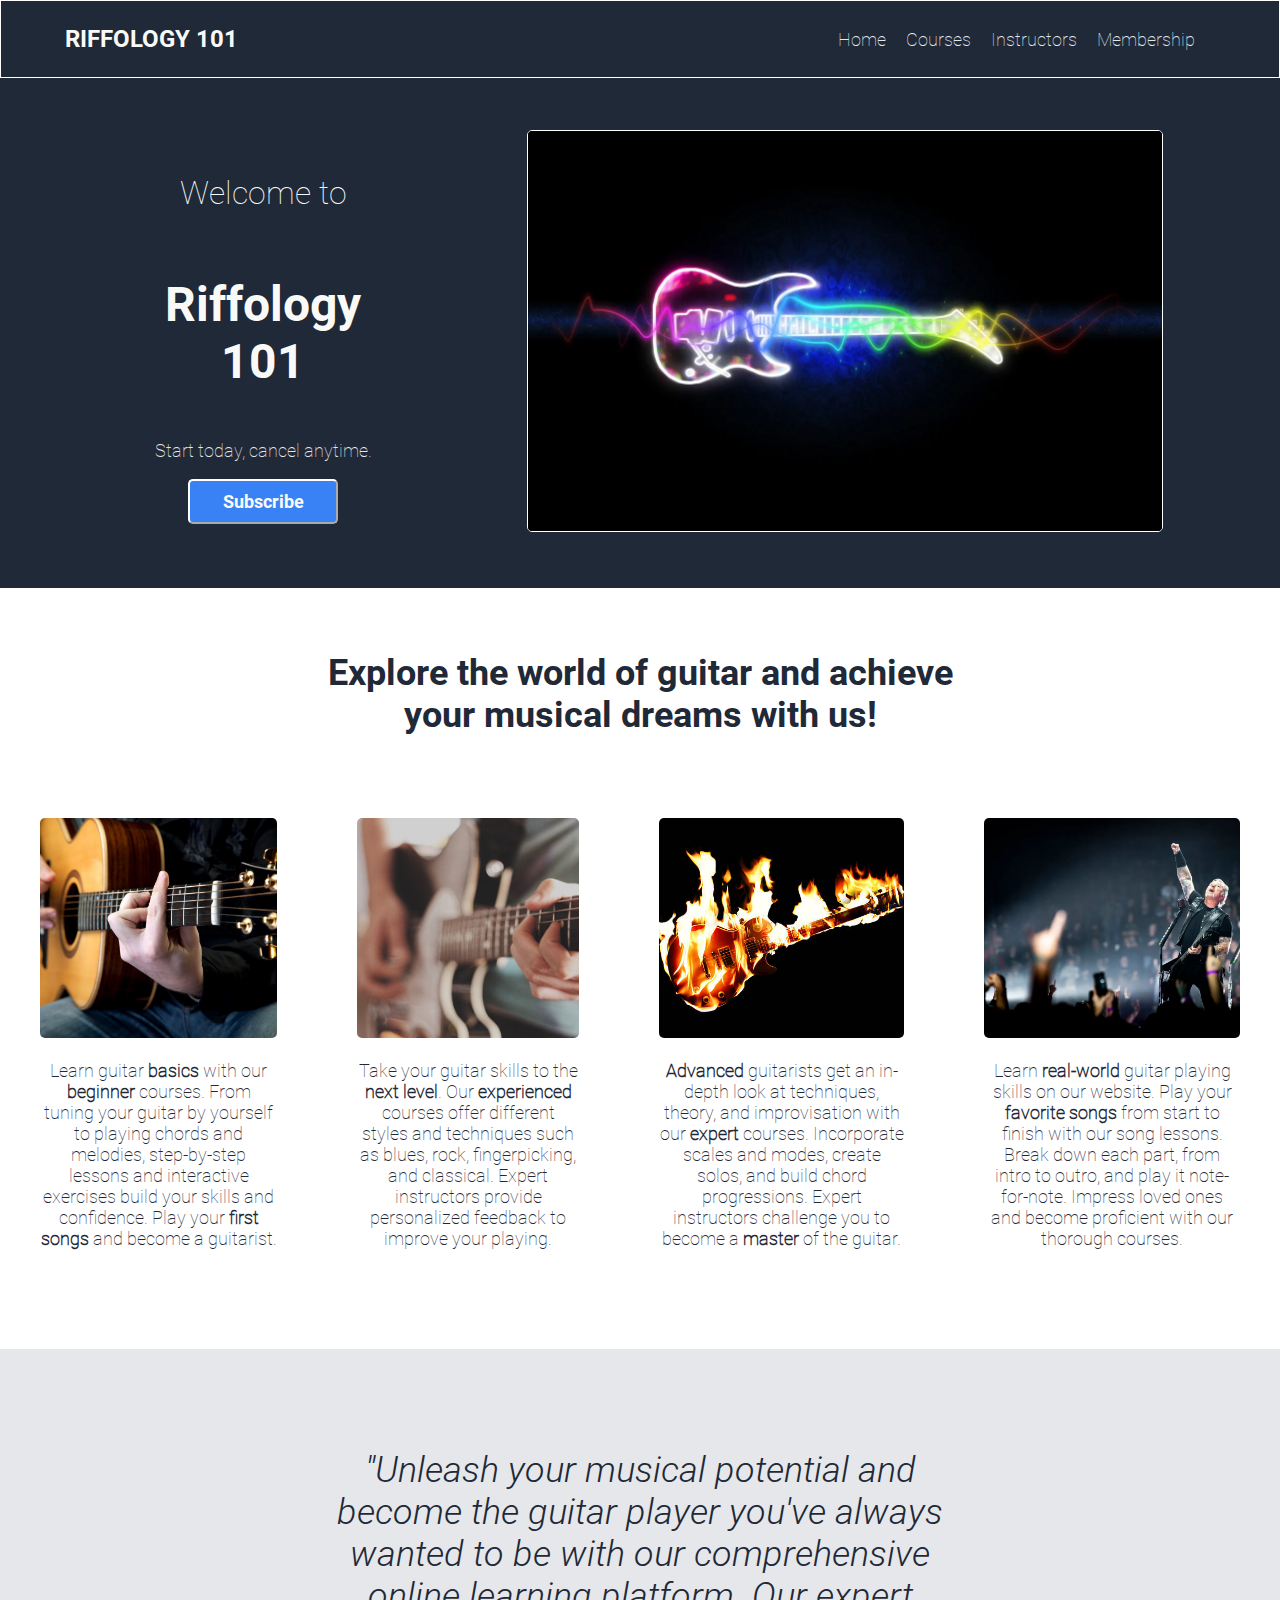
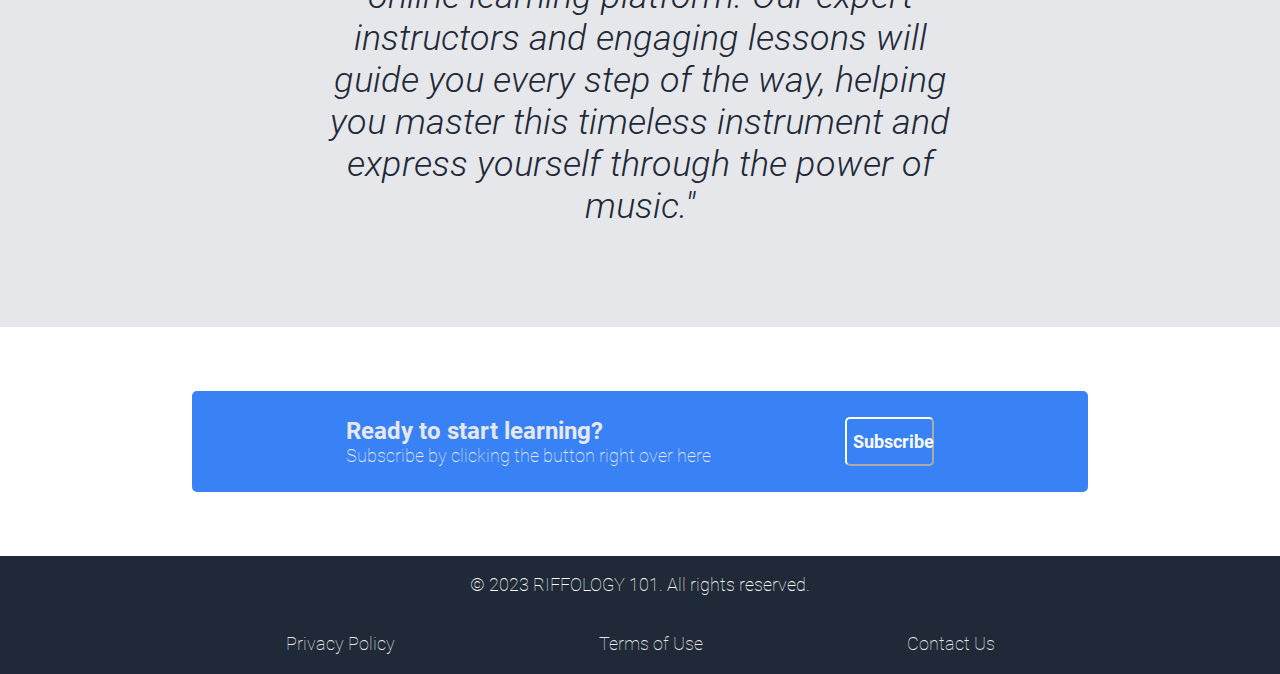
<file: index.html>
<!DOCTYPE html>
<html lang="en">
<head>
    <meta charset="UTF-8">
    <meta http-equiv="X-UA-Compatible" content="IE=edge">
    <meta name="viewport" content="width=device-width, initial-scale=1.0">
    <link rel="stylesheet" href="style.css">
    <title>Home | RIFFOLOGY 101</title>
</head>
<body>
    <header>
        <p class="left-hero">RIFFOLOGY 101</p>
        <nav class="right-hero">
            <a href="./index.html">Home</a>
            <a href="./pages/courses.html">Courses</a>
            <a href="./pages/instructors.html">Instructors</a>
            <a href="./pages/membership.html">Membership</a>
        </nav>
    </header>

    <main>
        <section class="box-2">
            <aside class="deep-box-2">
                <p class="welcome-box-2">Welcome to</p>
                <h1 class="title-box-2">Riffology 101</h1>
                <p class="context-box-2">Start today, cancel anytime.</p>
                <button class="button-box-2">Subscribe</button>
            </aside>
            <picture>
                <img src="./images/neon.jpg" alt="neon-guitar-img">
            </picture>
        </section>

        <section>
            <h2 class="header-2">Explore the world of guitar and achieve your musical dreams with us!</h2>
            <div class="four-boxes">
                <figure>
                    <img src="./images/beginner.jpg" alt="beginner-course-img">
                    <figcaption>
                        <p>Learn guitar <b>basics</b> with our <b>beginner</b> courses. From tuning your guitar by yourself to playing chords
                            and melodies, step-by-step lessons and interactive exercises build your skills and confidence. Play your
                            <b>first songs</b> and become a guitarist.</p>
                    </figcaption>
                </figure>
                <figure>
                    <img src="./images/experienced.jpg" alt="experienced-course-img">
                    <figcaption>
                        <p>Take your guitar skills to the <b>next level</b>. Our <b>experienced</b> courses offer different styles
                            and techniques such as blues, rock, fingerpicking, and classical. Expert instructors provide personalized feedback
                            to improve your playing.</p>
                    </figcaption>
                </figure>
                <figure>
                    <img src="./images/advanced.jpg" alt="advanced-course-img">
                    <figcaption>
                        <p><b>Advanced</b> guitarists get an in-depth look at techniques, theory, and improvisation with our
                            <b>expert</b> courses. Incorporate scales and modes, create solos, and build chord progressions. Expert instructors
                            challenge you to become a <b>master</b> of the guitar.</p>
                    </figcaption>
                </figure>
                <figure>
                    <img src="./images/stage.jpg" alt="band-on-stage-img">
                    <figcaption>
                        <p>Learn <b>real-world</b> guitar playing skills on our website. Play your <b>favorite songs</b> from start to finish with
                            our song lessons. Break down each part, from intro to outro, and play it note-for-note. Impress loved ones and become
                            proficient with our thorough courses.</p>
                    </figcaption>
                </figure>
            </div>
        </section>

        <section>
            <blockquote class="quote">
                <p>"Unleash your musical potential and become the guitar player you've always wanted to be with our comprehensive
                    online learning platform. Our expert instructors and engaging lessons will guide you every step of the way,
                     helping you master this timeless instrument and express yourself through the power of music."
               </p>
            </blockquote>
        </section>

        <section class="subscribe-box">
            <aside>
                <h3>Ready to start learning?</h3>
                <p>Subscribe by clicking the button right over here</p>
            </aside>
            <button class="subscribe-button">Subscribe</button>
        </section>
    </main>

    <footer>
        <p>© 2023 RIFFOLOGY 101. All rights reserved.</p>
        <nav role="navigation">
            <a href="">Privacy Policy</a>
            <a href="">Terms of Use</a>
            <a href="">Contact Us</a>
        </nav>
    </footer>
    
</body>
</html>
</file>
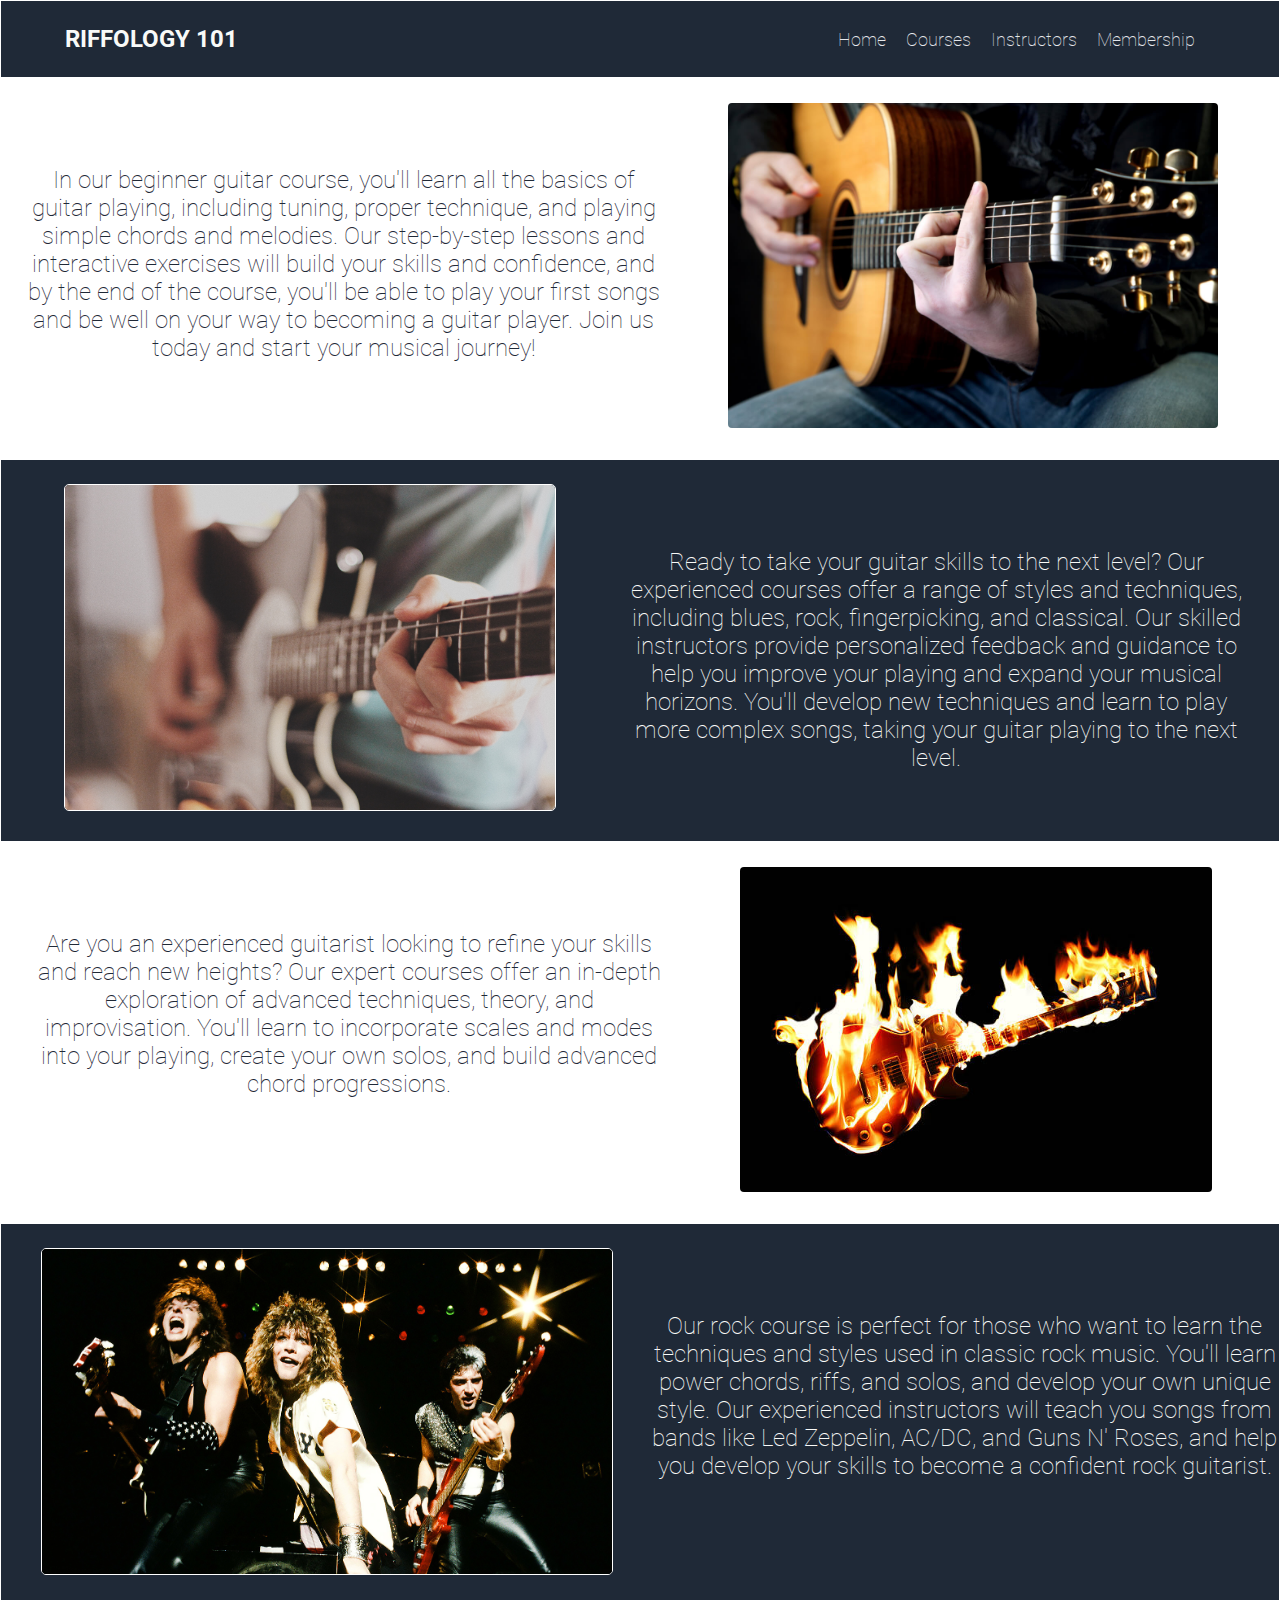
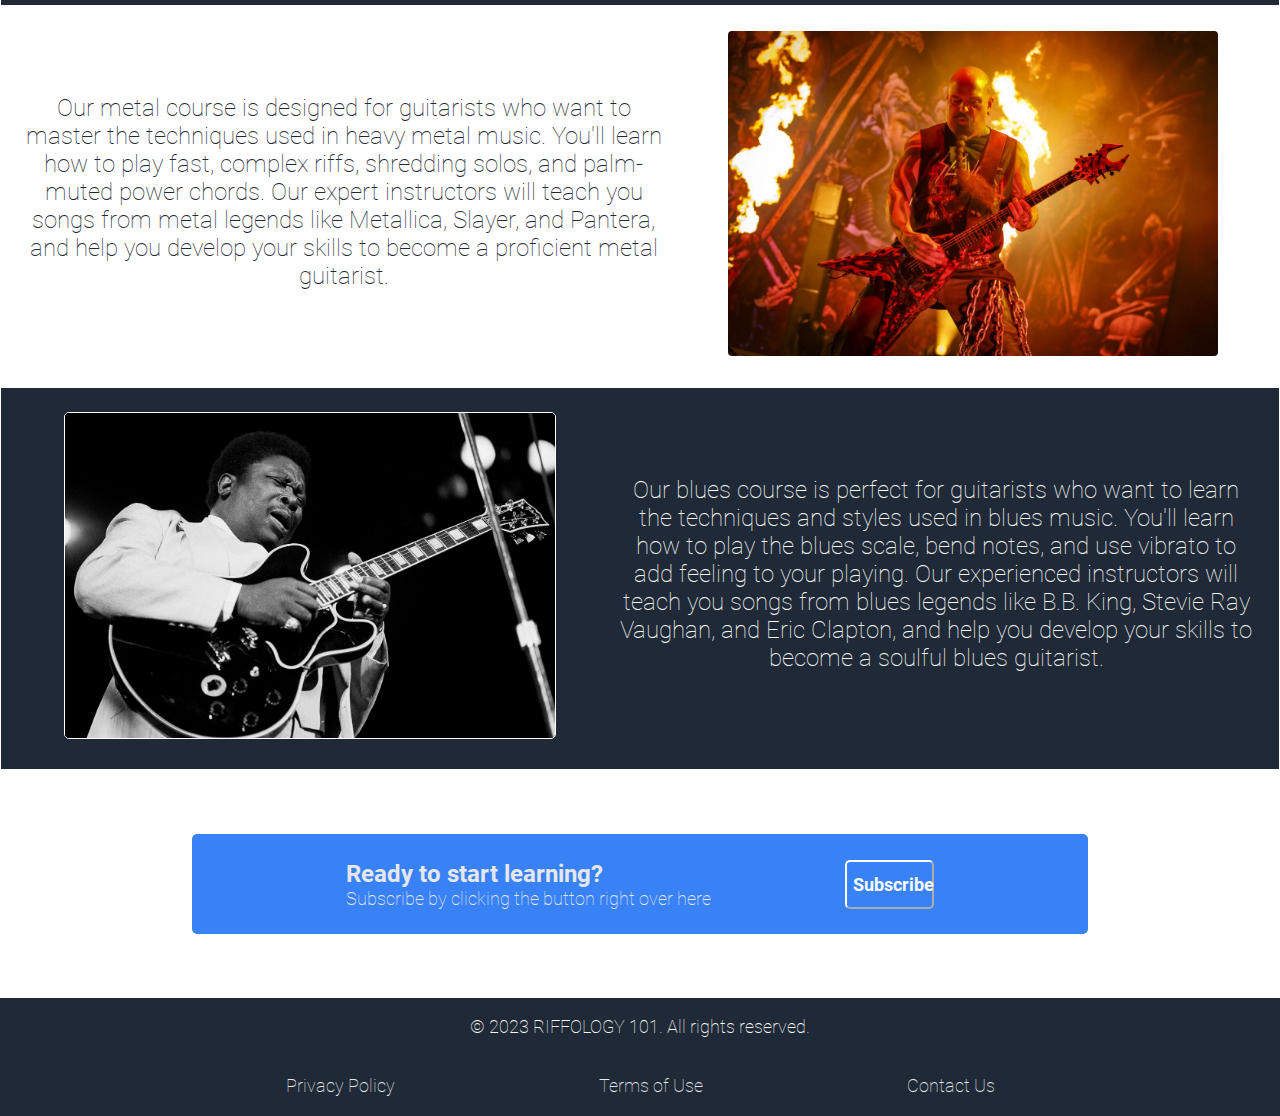
<file: pages/courses.html>
<!DOCTYPE html>
<html lang="en">
<head>
    <meta charset="UTF-8">
    <meta http-equiv="X-UA-Compatible" content="IE=edge">
    <meta name="viewport" content="width=device-width, initial-scale=1.0">
    <link rel="stylesheet" href="../style.css">
    <title>Courses | RIFFOLOGY 101</title>
</head>
<body>
    <header>
        <p class="left-hero">RIFFOLOGY 101</p>
        <nav class="right-hero">
            <a href="../index.html">Home</a>
            <a href="./courses.html">Courses</a>
            <a href="./instructors.html">Instructors</a>
            <a href="./membership.html">Membership</a>
        </nav>
    </header>

    <main>
        <section class="courses-no-background-box">
            <p class="courses-text">
                In our beginner guitar course, you'll learn all the basics of guitar playing, including tuning, proper technique,
                 and playing simple chords and melodies. Our step-by-step lessons and interactive exercises will build your skills
                  and confidence, and by the end of the course, you'll be able to play your first songs and be well on your way to
                   becoming a guitar player. Join us today and start your musical journey!
            </p>
            <figure>
                <img src="../images/beginner.jpg" alt="beginner-course-img">
            </figure>
        </section>
    
        <section class="courses-background-box">
            <figure>
                <img src="../images/experienced.jpg" alt="experienced-course-img">
            </figure>
            <p class="courses-text">
                Ready to take your guitar skills to the next level? Our experienced courses offer a range of styles and techniques,
                 including blues, rock, fingerpicking, and classical. Our skilled instructors provide personalized feedback and guidance
                  to help you improve your playing and expand your musical horizons. You'll develop new techniques and learn to play more
                   complex songs, taking your guitar playing to the next level.
            </p>
        </section>
    
        <section class="courses-no-background-box">
            <p class="courses-text">
                Are you an experienced guitarist looking to refine your skills and reach new heights? Our expert courses offer an
                 in-depth exploration of advanced techniques, theory, and improvisation. You'll learn to incorporate scales and modes
                  into your playing, create your own solos, and build advanced chord progressions.
            </p>
            <figure>
                <img src="../images/advanced.jpg" alt="advanced-course-img">
            </figure>
        </section>
    
        <section class="courses-background-box">
            <figure>
                <img src="../images/bonjovi.jpg" alt="bonjovi-on-stage-course-img">
            </figure>
            <p class="courses-text">
                Our rock course is perfect for those who want to learn the techniques and styles used in classic rock music.
                 You'll learn power chords, riffs, and solos, and develop your own unique style. Our experienced instructors will 
                 teach you songs from bands like Led Zeppelin, AC/DC, and Guns N' Roses, and help you develop your skills to become
                  a confident rock guitarist.
            </p>
        </section>
    
        <section class="courses-no-background-box">
            <p class="courses-text">
                Our metal course is designed for guitarists who want to master the techniques used in heavy metal music.
                 You'll learn how to play fast, complex riffs, shredding solos, and palm-muted power chords. Our expert
                  instructors will teach you songs from metal legends like Metallica, Slayer, and Pantera, and help you 
                  develop your skills to become a proficient metal guitarist.
            </p>
            <figure>
                <img src="../images/slayer.jpg" alt="slayer-on-stage-course-img">
            </figure>
        </section>
    
        <section class="courses-background-box">
            <figure>
                <img src="../images/bbking.jpg" alt="bbking-on-stage-course-img">
            </figure>
            <p class="courses-text">
                Our blues course is perfect for guitarists who want to learn the techniques and styles used in blues music.
                 You'll learn how to play the blues scale, bend notes, and use vibrato to add feeling to your playing. Our
                  experienced instructors will teach you songs from blues legends like B.B. King, Stevie Ray Vaughan, and Eric Clapton,
                   and help you develop your skills to become a soulful blues guitarist.
            </p>
        </section>
    </main>

    <section class="subscribe-box">
        <aside>
            <h3>Ready to start learning?</h3>
            <p>Subscribe by clicking the button right over here</p>
        </aside>
        <button class="subscribe-button">Subscribe</button>
    </section>

    <footer>
        <p>© 2023 RIFFOLOGY 101. All rights reserved.</p>
        <nav role="navigation">
            <a href="">Privacy Policy</a>
            <a href="">Terms of Use</a>
            <a href="">Contact Us</a>
        </nav>
    </footer>

</body>
</html>
</file>
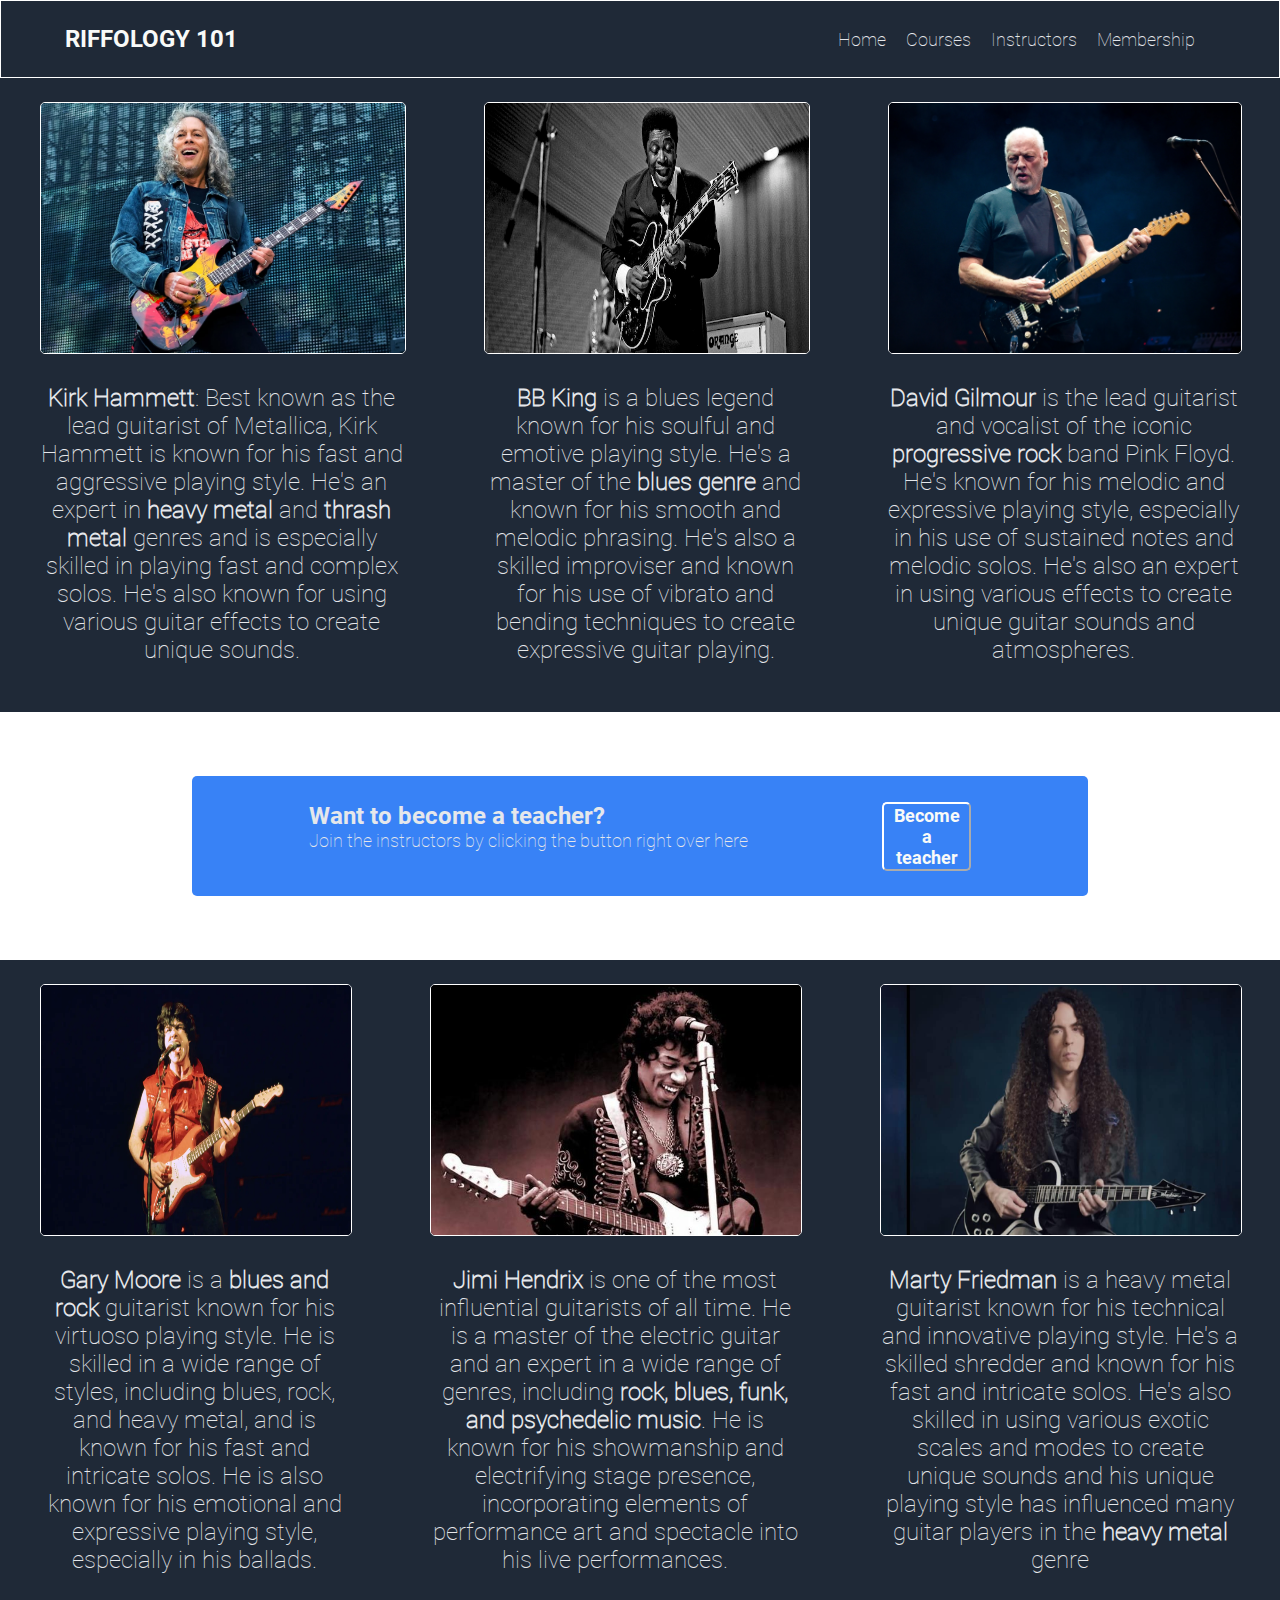
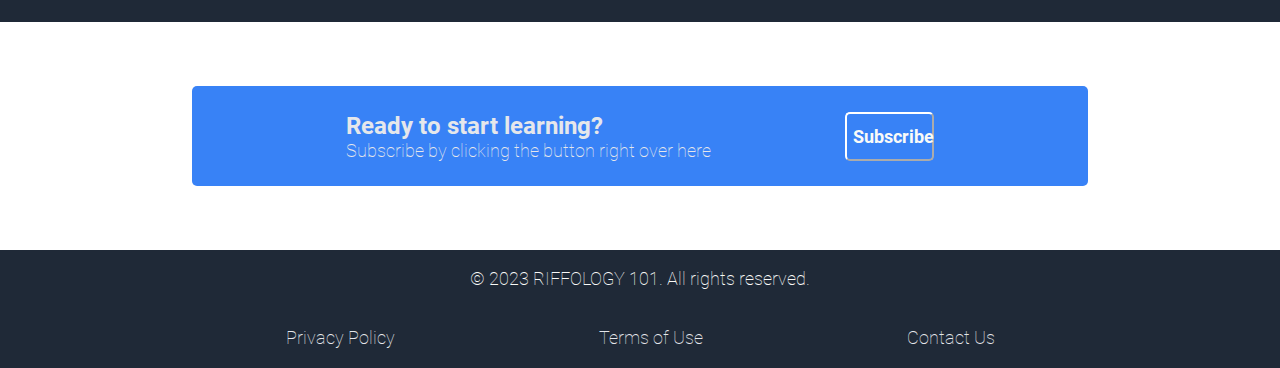
<file: pages/instructors.html>
<!DOCTYPE html>
<html lang="en">
<head>
    <meta charset="UTF-8">
    <meta http-equiv="X-UA-Compatible" content="IE=edge">
    <meta name="viewport" content="width=device-width, initial-scale=1.0">
    <link rel="stylesheet" href="../style.css">
    <title>Instructors | RIFFOLOGY 101</title>
</head>
<body>
    <header>
        <p class="left-hero">RIFFOLOGY 101</p>
        <nav class="right-hero">
            <a href="../index.html">Home</a>
            <a href="./courses.html">Courses</a>
            <a href="./instructors.html">Instructors</a>
            <a href="./membership.html">Membership</a>
        </nav>
    </header>

    <main>
        <section class="instructors-box">
            <section class="instructors-box-content">
                <figure>
                    <img src="../images/kirk-hammett-profile.jpg" alt="kirk-hammett-profile-img">
                    <figcaption>
                        <p><strong>Kirk Hammett</strong>: Best known as the lead guitarist of Metallica, Kirk Hammett is known for his
                             fast and aggressive playing style. He's an expert in <strong>heavy metal</strong> and
                             <strong>thrash metal</strong> genres and is especially skilled in playing fast and complex solos.
                              He's also known for using various guitar effects to create unique sounds.</p>
                    </figcaption>
                </figure>

                <figure>
                    <img src="../images/bbking-profile.jpg" alt="bbking-profile-img">
                    <figcaption>
                        <p><strong>BB King</strong> is a blues legend known for his soulful and emotive playing style. He's a master 
                            of the <strong>blues genre</strong> and known for his smooth and melodic phrasing. He's also a skilled 
                            improviser and known for his use of vibrato and bending techniques to create expressive
                             guitar playing.</p>
                    </figcaption>
                </figure>

                <figure>
                    <img src="../images/david-gilmour-profile.jpg" alt="david-gilmour-profile-img">
                    <figcaption>
                        <p><strong>David Gilmour</strong> is the lead guitarist and vocalist of the iconic <strong>progressive rock</strong>
                             band Pink Floyd. He's known for his melodic and expressive playing style, especially in his use of sustained
                              notes and melodic solos. He's also an expert in using various effects to create unique guitar
                               sounds and atmospheres.</p>
                    </figcaption>
                </figure>
            </section>
        </section>

        <section class="subscribe-box">
            <aside>
                <h3>Want to become a teacher?</h3>
                <p>Join the instructors by clicking the button right over here</p>
            </aside>
            <button class="subscribe-button">Become a teacher</button>
        </section>

        <section class="instructors-box">
            <section class="instructors-box-content">
                <figure>
                    <img src="../images/gary-moore-profile.jpg" alt="gary-moore-profile-img">
                    <figcaption>
                        <p><strong>Gary Moore</strong> is a <strong>blues and rock</strong> guitarist known for his virtuoso playing style. 
                            He is skilled in a wide range of styles, including blues, rock, and heavy metal, and is known
                             for his fast and intricate solos. He is also known for his emotional and expressive playing style,
                              especially in his ballads.</p>
                    </figcaption>
                </figure>

                <figure>
                    <img src="../images/jimi-hendrix-profile.jpg" alt="jimi-hendrix-profile-img">
                    <figcaption>
                        <p><strong>Jimi Hendrix</strong> is one of the most influential guitarists of all time.
                             He is a master of the electric guitar and an expert in a wide range of genres, including
                              <strong>rock, blues, funk, and psychedelic music</strong>. He is known for his showmanship
                               and electrifying stage presence, incorporating elements of performance art and spectacle
                                into his live performances.
                    </figcaption>
                </figure>

                <figure>
                    <img src="../images/marty-friedman-profile.jpg" alt="marty-friedman-profile-img">
                    <figcaption>
                        <p><strong>Marty Friedman</strong> is a heavy metal guitarist known for his technical and innovative
                             playing style. He's a skilled shredder and known for his fast and intricate solos. He's also 
                             skilled in using various exotic scales and modes to create unique sounds and his unique playing
                              style has influenced many guitar players in the <strong>heavy metal</strong> genre</p>
                    </figcaption>
                </figure>
            </section>
        </section>

        <section class="subscribe-box">
            <aside>
                <h3>Ready to start learning?</h3>
                <p>Subscribe by clicking the button right over here</p>
            </aside>
            <button class="subscribe-button">Subscribe</button>
        </section>
    </main>

    <footer>
        <p>© 2023 RIFFOLOGY 101. All rights reserved.</p>
        <nav role="navigation">
            <a href="">Privacy Policy</a>
            <a href="">Terms of Use</a>
            <a href="">Contact Us</a>
        </nav>
    </footer>
    
</body>
</html>
</file>
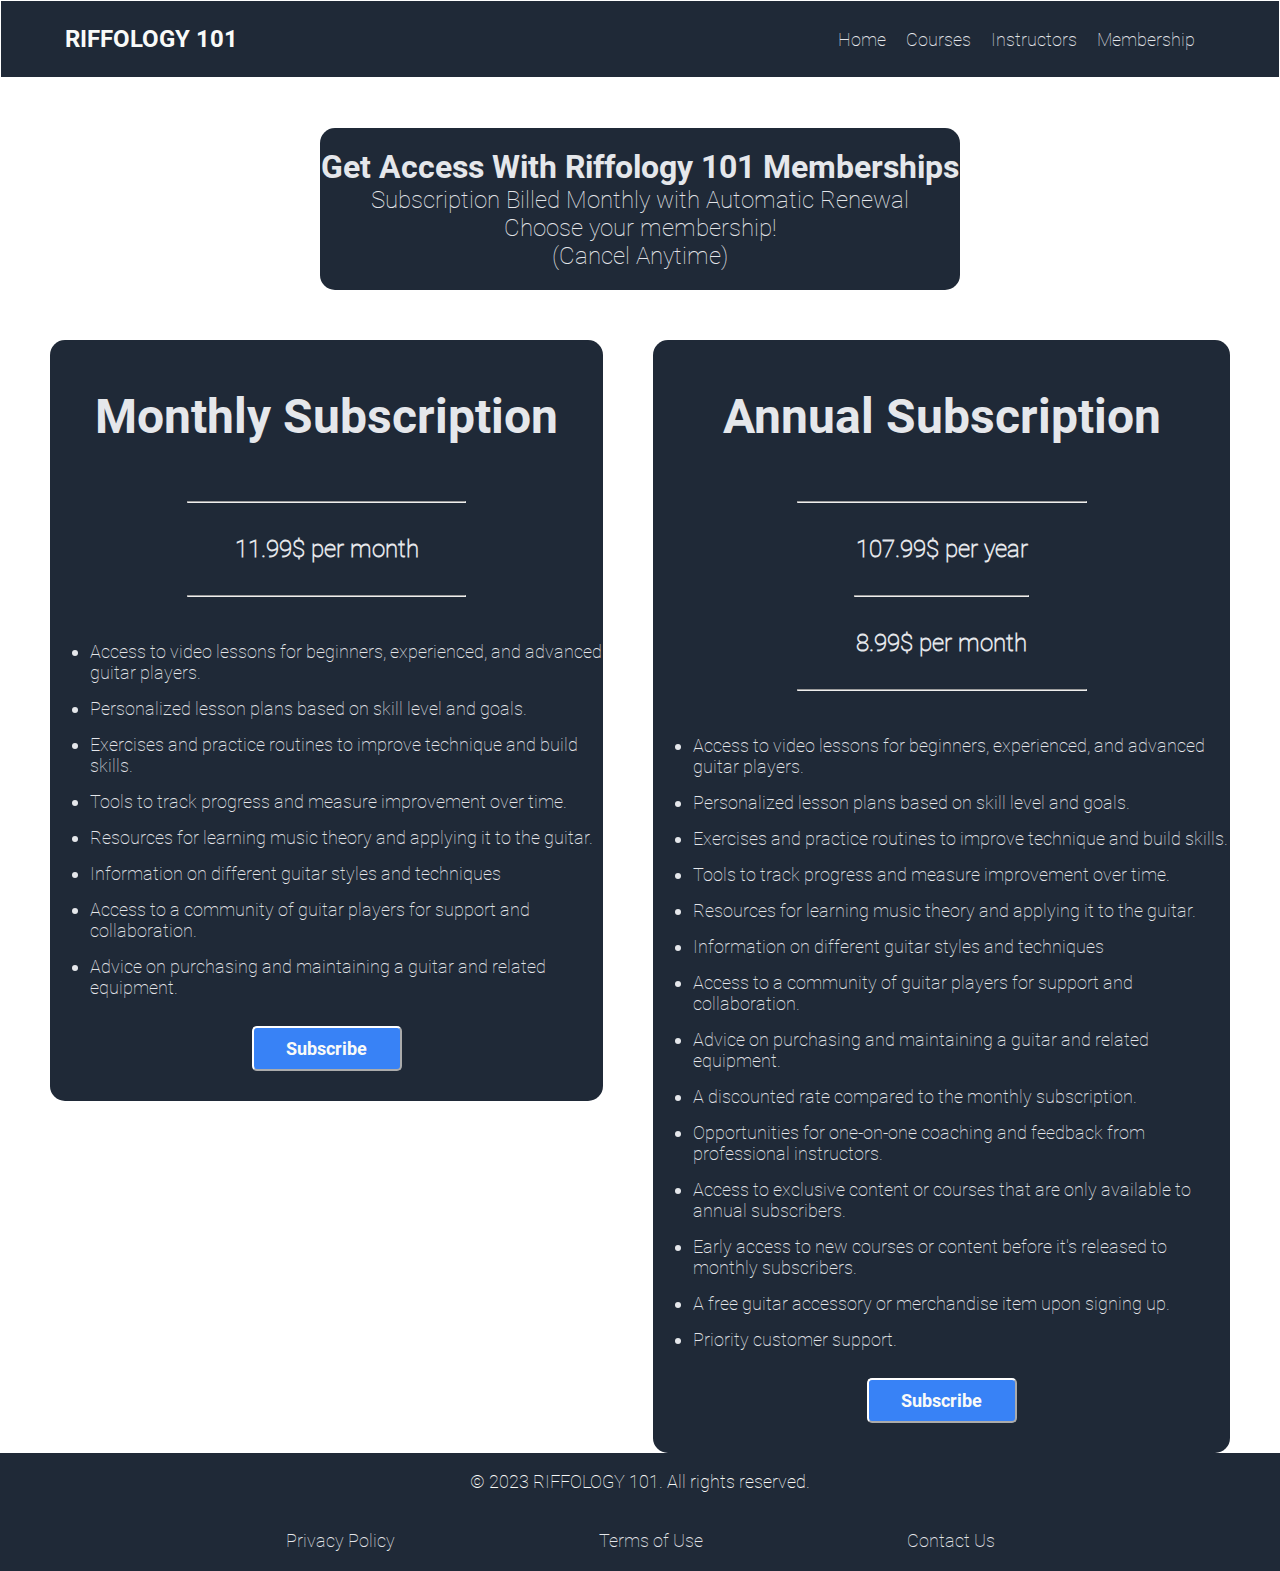
<file: pages/membership.html>
<!DOCTYPE html>
<html lang="en">
<head>
    <meta charset="UTF-8">
    <meta http-equiv="X-UA-Compatible" content="IE=edge">
    <meta name="viewport" content="width=device-width, initial-scale=1.0">
    <link rel="stylesheet" href="../style.css">
    <title>Membership | RIFFOLOGY 101</title>
</head>
<body>
    <header>
        <p class="left-hero">RIFFOLOGY 101</p>
        <nav class="right-hero">
            <a href="../index.html">Home</a>
            <a href="./courses.html">Courses</a>
            <a href="./instructors.html">Instructors</a>
            <a href="./membership.html">Membership</a>
        </nav>
    </header>

    <section class="membership">
        <p class="bold">Get Access With Riffology 101 Memberships</p>
        <p class="thin">Subscription Billed Monthly with Automatic Renewal</p>
        <p class="thin">Choose your membership!</p>
        <p class="thin">(Cancel Anytime)</p>
    </section>

    <main>
        <section class="membership-plans">
            <div class="membership-plan">
                <div class="membership-plan-title">
                    <p>Monthly Subscription</p>
                </div>
                <hr class="mid-hr">
                <p class="membership-fees"><b>11.99$ per month</b></p>
                <hr class="mid-hr">
                <br>
                <div class="membership-plan-content">
                    <ul>
                        <li>Access to video lessons for beginners, experienced, and advanced guitar players.</li>
                        <li>Personalized lesson plans based on skill level and goals.</li>
                        <li>Exercises and practice routines to improve technique and build skills.</li>
                        <li>Tools to track progress and measure improvement over time.</li>
                        <li>Resources for learning music theory and applying it to the guitar.</li>
                        <li>Information on different guitar styles and techniques</li>
                        <li>Access to a community of guitar players for support and collaboration.</li>
                        <li>Advice on purchasing and maintaining a guitar and related equipment.</li>
                    </ul>
                </div>
                <button class="membership-subscribe-button">Subscribe</button>
            </div>

            <div class="membership-plan">
                <div class="membership-plan-title">
                    <p>Annual Subscription</p>
                </div>
                <hr class="mid-hr">
                <p class="membership-fees"><b>107.99$ per year</b></p>
                <hr class="small-hr">
                <p class="membership-fees"><b>8.99$ per month</b></p>
                <hr class="mid-hr">
                <br>
                <div class="membership-plan-content">
                    <ul>
                        <li>Access to video lessons for beginners, experienced, and advanced guitar players.</li>
                        <li>Personalized lesson plans based on skill level and goals.</li>
                        <li>Exercises and practice routines to improve technique and build skills.</li>
                        <li>Tools to track progress and measure improvement over time.</li>
                        <li>Resources for learning music theory and applying it to the guitar.</li>
                        <li>Information on different guitar styles and techniques</li>
                        <li>Access to a community of guitar players for support and collaboration.</li>
                        <li>Advice on purchasing and maintaining a guitar and related equipment.</li>
                        <li>A discounted rate compared to the monthly subscription.</li>
                        <li>Opportunities for one-on-one coaching and feedback from professional instructors.</li>
                        <li>Access to exclusive content or courses that are only available to annual subscribers.</li>
                        <li>Early access to new courses or content before it's released to monthly subscribers.</li>
                        <li>A free guitar accessory or merchandise item upon signing up.</li>
                        <li>Priority customer support.</li>
                    </ul>
                </div>
                <button class="membership-subscribe-button">Subscribe</button>
            </div>
        </section>
    </main>

    <footer>
        <p>© 2023 RIFFOLOGY 101. All rights reserved.</p>
        <nav role="navigation">
            <a href="">Privacy Policy</a>
            <a href="">Terms of Use</a>
            <a href="">Contact Us</a>
        </nav>
    </footer>
    
</body>
</html>
</file>
<file: style.css>
@font-face {
    font-family: 'Roboto';
    src: url(./fonts/Roboto-Black.ttf);
}
@font-face {
    font-family: 'RobotoBold';
    src: url(./fonts/Roboto-Bold.ttf);
    font-weight: 800;
}
@font-face {
    font-family: 'RobotoThin';
    src: url(./fonts/Roboto-Thin.ttf);
    font-weight: 100;
}
@font-face {
    font-family: 'RobotoLightItalic';
    src: url(./fonts/Roboto-LightItalic.ttf);
}

/* --------------------------------------------------------------MAIN-------------------------------------------------------------- */

body{
    margin: 0;
}

header{
    background-color: #1f2937;
    display: flex;
    justify-content: space-between;
    border: 1px solid white;
}

.left-hero {
    font-family: 'RobotoBold';
    font-size: 24px;
    color: #f9faf8;
    margin-left: 5%;
}
  
.right-hero {
    display: flex;
    align-items: center;
    margin-right: 5%;
}

.right-hero a{
    text-decoration: none;
    font-family: 'RobotoThin';
    font-size: 18px;
    color: #e5e7eb;
    margin-right: 20px;
}

footer{
    display: flex;
    flex-direction: column;
    gap: 20px;
    background-color: #1f2937;
    padding-bottom: 20px;
    font-family: 'RobotoThin';
    font-size: 18px;
    color: #f9faf8;
    justify-content: center;
    text-align: center;
}

footer a{
    text-decoration: none;
    padding: 0 100px;
    font-family: 'RobotoThin';
    font-size: 18px;
    color: #e5e7eb;
}

/* --------------------------------------------------------------INDEX-------------------------------------------------------------- */

.box-2{
    display: flex;
    justify-content: space-evenly;
    align-items: center;
    background-color: #1f2937;
}

.deep-box-2{
    display: flex;
    flex-direction: column;
    justify-content: center;
    text-align: center;
    align-items: center;
    margin: 5% 0;
}

.welcome-box-2{
    font-family: 'RobotoThin';
    font-size: 32px;
    color: #f9faf8;
}

.title-box-2{
    font-family: 'RobotoBold';
    font-size: 48px;
    color: #f9faf8;
    width: 80%;
}

.context-box-2{
    font-family: 'RobotoThin';
    font-size: 18px;
    color: #e5e7eb;
}

.button-box-2{
    background-color: #3882f6;
    color: #f9faf8;
    padding: 10px 20px;
    border-radius: 5px;
    border-color: white;
    font-family: 'RobotoBold';
    font-size: 18px;
    width: 150px;
}

.box-2 img{
    max-width: 100%;
    max-height: 400px;
    border: 1px solid white;
    border-radius: 5px;
}

/* ---------------------------------------------------------------------------------------------------------------------------- */

.header-2{
    font-family: 'RobotoBold';
    font-size: 36px;
    text-align: center;
    color: #1f2937;
    margin: 0 auto;
    margin-top: 5%;
    margin-bottom: 5%;
    width: 50%;
}

.four-boxes{
    display: flex;
    justify-content: center;
    text-align: center;
    font-family: 'RobotoThin';
    font-size: 18px;
    color: #1f2937;
}

.four-boxes img{
    width: 100%;
    height: 220px;
    border-radius: 5px;
    object-fit: cover;
}

/* ---------------------------------------------------------------------------------------------------------------------------- */

.quote{
    display: flex;
    background-color: #e5e7eb;
    align-items: center;
    justify-content: center;
    font-family: 'RobotoLightItalic';
    font-size: 36px;
    text-align: center;
    color: #1f2937;
    margin: 0 auto;
    margin-top: 5%;
    padding: 5% 0;
}

.quote p{
    width: 50%;
}

/* ---------------------------------------------------------------------------------------------------------------------------- */

.subscribe-box{
    display: flex;
    background-color: #3882f6;
    color: #e5e7eb;
    justify-content: center;
    border-radius: 5px;
    margin: 5% auto;
    gap: 15%;
    width: 70%;
    padding: 2% 0;
}

.subscribe-box h3{
    font-family: 'RobotoBold';
    font-size: 24px;
    margin: 0;
}

.subscribe-box p{
    font-family: 'RobotoThin';
    font-size: 18px;
    margin: 0;
}

.subscribe-button{
    background-color: #3882f6;
    color: #f9faf8;
    border-radius: 5px;
    border-color: white;
    font-family: 'RobotoBold';
    font-size: 18px;
    width: 10%;
}

/* --------------------------------------------------------------COURSES-------------------------------------------------------------- */

.courses-no-background-box, .courses-background-box{
    display: flex;
    justify-content: space-evenly;
    font-family: 'RobotoThin';
    font-size: 24px;
    text-align: center;
}

.courses-no-background-box{
    color: #1f2937;
}

.courses-background-box{
    background-color: #1f2937;
    color: #f9faf8;
    border: 1px solid white;
}

.courses-no-background-box p, .courses-background-box p{
    padding-top: 5%;
}

.courses-no-background-box img, .courses-background-box img{
    width: 100%;
    height: 325px;
    border-radius: 5px;
    border: 1px solid white;
}

.courses-text{
    display: flex;
    width: 50%;
}

/* --------------------------------------------------------------INSTRUCTORS-------------------------------------------------------------- */

.instructors-box{
    display: flex;
    justify-content: space-evenly;
    font-family: 'RobotoThin';
    font-size: 24px;
    text-align: center;
    color: #e5e7eb;
}

.instructors-box img{
    width: 100%;
    height: 250px;
    border-radius: 5px;
    border: 1px solid white;
}

.instructors-box-content{
    display: flex;
    background-color: #1f2937;
}

/* --------------------------------------------------------------MEMBERSHIP-------------------------------------------------------------- */

.membership{
    display: flex;
    flex-direction: column;
    background-color: #1f2937;
    border-radius: 15px;
    margin: 5px auto;
    margin-top: 50px;
    padding: 20px 0;
    text-align: center;
    color: #e5e7eb;
    width: 50%;
}
.thin{
    font-family: 'RobotoThin';
    font-size: 24px;
}
.bold{
    font-family: 'RobotoBold';
    font-size: 32px;
}

.membership p{
    margin: 0;
}

.membership-plans{
    display: flex;
    justify-content: space-between;
    gap: 50px;
    margin: 0 50px;
    margin-top: 50px;
    color: #e5e7eb;
}

.membership-plan{
    display: flex;
    flex-direction: column;
    background-color: #1f2937;
    text-align: center;
    border-radius: 15px;
}

.membership-plan:first-child{
    height: 100%;
}

.membership-plan-title{
    font-family: 'RobotoBold';
    font-size: 48px;
}

.membership-fees{
    font-family: 'RobotoThin';
    font-size: 24px;
}

.membership-plan-content{
    font-family: 'RobotoThin';
    font-size: 18px;
    text-align: left;
}

.membership-plan-content ul li{
    margin-bottom: 15px;
}

.mid-hr{
    width: 50%;
}

.small-hr{
    width: 30%;
}

.membership-subscribe-button{
    background-color: #3882f6;
    color: #f9faf8;
    border-radius: 5px;
    border-color: white;
    font-family: 'RobotoBold';
    font-size: 18px;
    padding: 10px 20px;
    width: 150px;
    margin: 0 auto;
    margin-top: 10px;
    margin-bottom: 30px;
}

/* --------------------------------------------------------------STYLES-------------------------------------------------------------- */

@media only screen and (max-width: 600px) {
    .left-hero{
        font-size: 18px;
    }

    .right-hero a{
        font-size: 12px;
    }

    .box-2 {
      flex-direction: column;
    }
  
    .deep-box-2 {
      margin: 40px;
      padding: 40px;
    }
  
    .title-box-2 {
      font-size: 36px;
    }
  
    .img {
      margin-top: 40px;
      max-height: 300px;
      max-width: 99%;
    }
  }

  /* ---------------------------------------------------------------------- */

  @media (max-width: 768px) {
    .header-2 {
        font-size: 24px;
        width: 80%;
    }

    .four-boxes {
      flex-wrap: wrap;
    }
    
    .four-boxes figure {
      flex-basis: 100%;
      margin-bottom: 20px;
    }
    
    .four-boxes img {
      width: 100%;
      height: auto;
    }
  }

  /* ---------------------------------------------------------------------- */

  @media only screen and (max-width: 768px) {
    .quote {
      flex-direction: column;
      font-size: 24px;
      padding: 10% 0;
    }
    
    .quote p {
      width: 80%;
    }
  }

  /* ---------------------------------------------------------------------- */

  @media only screen and (max-width: 768px) {

    .subscribe-box {
      flex-direction: column;
      gap: 5%;
      width: 70%;
      padding: 5%;
      text-align: center;
    }
    
    .subscribe-box h3 {
      font-size: 18px;
    }
    
    .subscribe-button {
      width: 40%;
      margin: 0 auto;
    }
  }

  /* ---------------------------------------------------------------------- */

  @media only screen and (max-width: 768px) {
    .courses-no-background-box, .courses-background-box{
        font-size: 20px;
    }
    
    .courses-no-background-box, .courses-background-box{
        flex-direction: column;
        align-items: center;
    }
    
    .courses-no-background-box img, .courses-background-box img{
        height: 200px;
    }
    
    .courses-no-background-box p, .courses-background-box p{
        padding: 5%;
        width: 80%;
    }
  }
</file>
